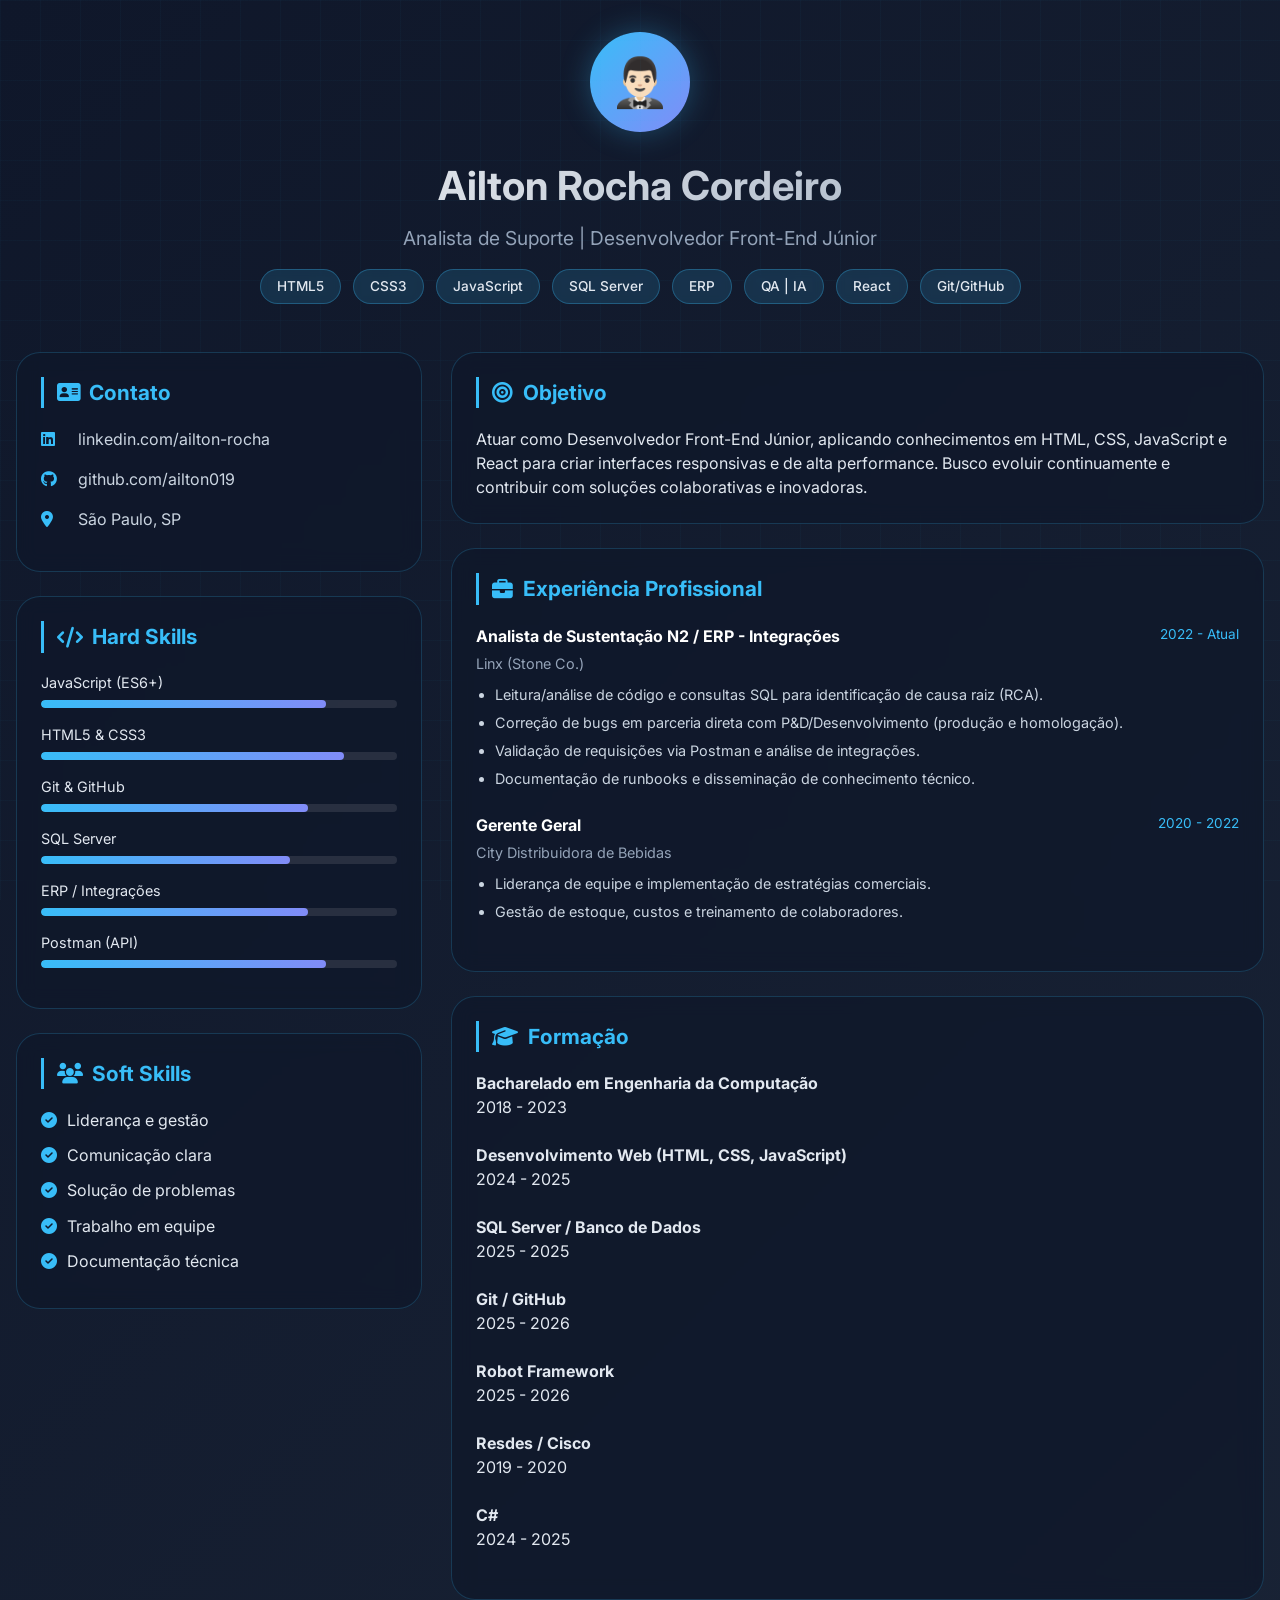
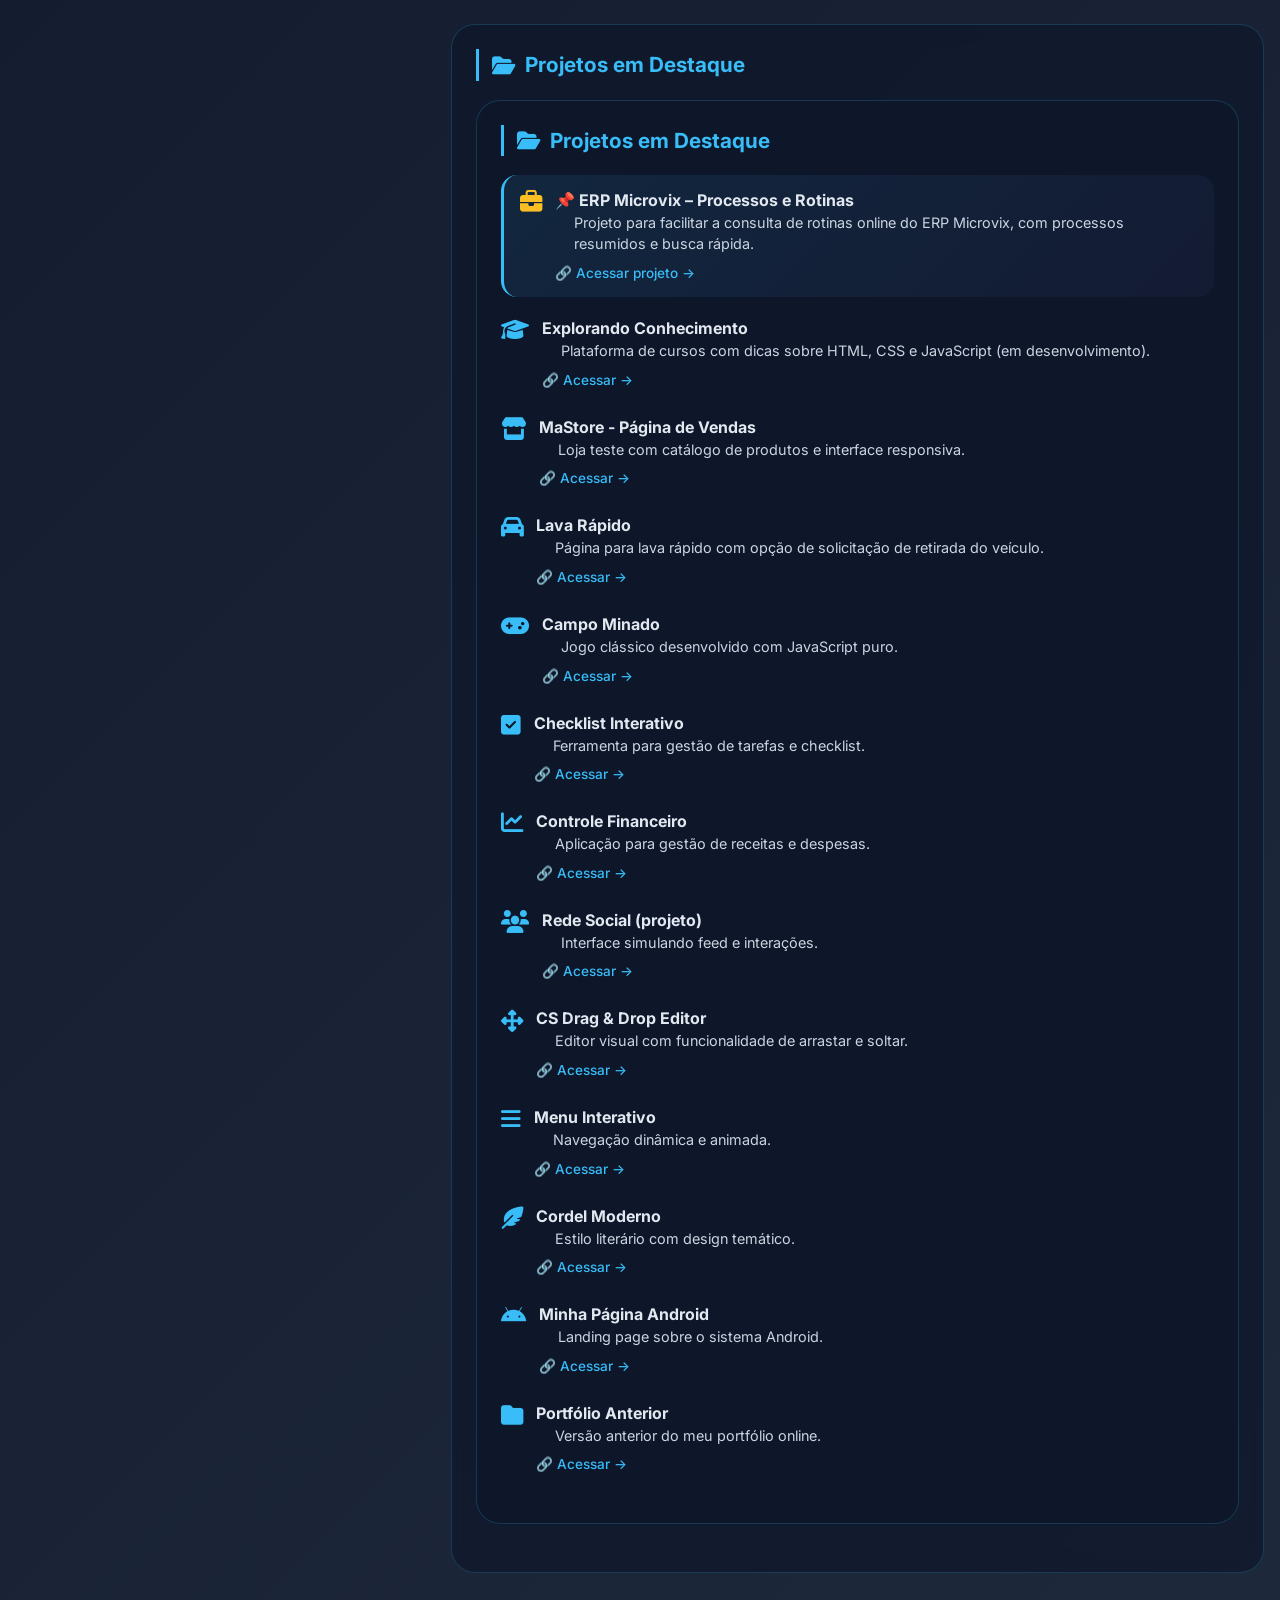
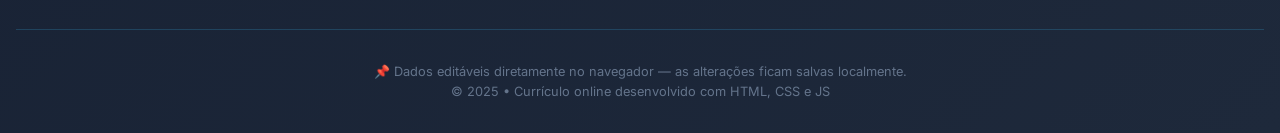
<file: ailton/index.html>
<!DOCTYPE html>
<html lang="pt-BR">
<head>
    <meta charset="UTF-8">
    <meta name="viewport" content="width=device-width, initial-scale=1.0, user-scalable=yes">
    <meta name="description" content="Currículo online de Desenvolvedor Front-End Júnior">
    <title>Currículo | Dev Front-End</title>
    <link rel="stylesheet" href="src/css/style.css">
    <link rel="preconnect" href="https://fonts.googleapis.com">
    <link rel="preconnect" href="https://fonts.gstatic.com" crossorigin>
    <link href="https://fonts.googleapis.com/css2?family=Inter:opsz,wght@14..32,300;14..32,400;14..32,500;14..32,600;14..32,700&display=swap" rel="stylesheet">
    <link rel="stylesheet" href="https://cdnjs.cloudflare.com/ajax/libs/font-awesome/6.5.1/css/all.min.css">
    <link rel="shortcut icon" href="./src/img/homem-de-terno-e-gravata.png" type="image/x-icon">
</head>
<body>
    <div class="container">
        <!-- Efeito de grid decorativo -->
        <div class="grid-bg"></div>
        
        <header class="hero">
            <div class="avatar">
                <span>🤵🏻‍♂️</span>
            </div>
            <h1 class="name">Ailton Rocha Cordeiro</h1>
            <p class="title">Analista de Suporte | Desenvolvedor Front-End Júnior</p>
            <div class="badges">
                <span class="badge">HTML5</span>
                <span class="badge">CSS3</span>
                <span class="badge">JavaScript</span>
                <span class="badge">SQL Server</span>
                <span class="badge">ERP</span>
                <span class="badge">QA | IA </span>
                <span class="badge">React</span>
                <span class="badge">Git/GitHub</span>
            </div>
        </header>

        <div class="main-grid">
            <!-- COLUNA ESQUERDA -->
            <aside class="sidebar">
<div class="card contact">
    <h3><i class="fas fa-address-card"></i> Contato</h3>
    <div class="contact-item">
        <i class="fab fa-linkedin"></i>
        <a href="https://www.linkedin.com/in/ailton-rocha-b32206172/" target="_blank">linkedin.com/ailton-rocha</a>
    </div>
    <div class="contact-item">
        <i class="fab fa-github"></i>
        <a href="https://github.com/ailton019" target="_blank">github.com/ailton019</a>
    </div>

    <div class="contact-item">
        <i class="fas fa-map-marker-alt"></i>
        <span>São Paulo, SP</span>
    </div>
</div>

                <div class="card skills">
                    <h3><i class="fas fa-code"></i> Hard Skills</h3>
                    <div class="skill-item">
                        <span>JavaScript (ES6+)</span>
                        <div class="skill-bar"><div style="width: 80%"></div></div>
                    </div>
                    <div class="skill-item">
                        <span>HTML5 & CSS3</span>
                        <div class="skill-bar"><div style="width: 85%"></div></div>
                    </div>
                    <div class="skill-item">
                        <span>Git & GitHub</span>
                        <div class="skill-bar"><div style="width: 75%"></div></div>
                    </div>
                    <div class="skill-item">
                        <span>SQL Server</span>
                        <div class="skill-bar"><div style="width: 70%"></div></div>
                    </div>
                    <div class="skill-item">
                        <span>ERP / Integrações</span>
                        <div class="skill-bar"><div style="width: 75%"></div></div>
                    </div>
                    <div class="skill-item">
                        <span>Postman (API)</span>
                        <div class="skill-bar"><div style="width: 80%"></div></div>
                    </div>
                </div>

                <div class="card soft">
                    <h3><i class="fas fa-users"></i> Soft Skills</h3>
                    <ul>
                        <li><i class="fas fa-check-circle"></i> Liderança e gestão</li>
                        <li><i class="fas fa-check-circle"></i> Comunicação clara</li>
                        <li><i class="fas fa-check-circle"></i> Solução de problemas</li>
                        <li><i class="fas fa-check-circle"></i> Trabalho em equipe</li>
                        <li><i class="fas fa-check-circle"></i> Documentação técnica</li>
                    </ul>
                </div>
            </aside>

            <!-- COLUNA DIREITA -->
            <main class="content">
                <div class="card objective">
                    <h3><i class="fas fa-bullseye"></i> Objetivo</h3>
                    <p>Atuar como Desenvolvedor Front-End Júnior, aplicando conhecimentos em HTML, CSS, JavaScript e React para criar interfaces responsivas e de alta performance. Busco evoluir continuamente e contribuir com soluções colaborativas e inovadoras.</p>
                </div>

                <div class="card experience">
                    <h3><i class="fas fa-briefcase"></i> Experiência Profissional</h3>
                    
                    <div class="exp-item">
                        <div class="exp-header">
                            <h4>Analista de Sustentação N2 / ERP - Integrações</h4>
                            <span class="date">2022 - Atual</span>
                        </div>
                        <p class="company">Linx (Stone Co.)</p>
                        <ul>
                            <li>Leitura/análise de código e consultas SQL para identificação de causa raiz (RCA).</li>
                            <li>Correção de bugs em parceria direta com P&D/Desenvolvimento (produção e homologação).</li>
                            <li>Validação de requisições via Postman e análise de integrações.</li>
                            <li>Documentação de runbooks e disseminação de conhecimento técnico.</li>
                        </ul>
                    </div>

                    <div class="exp-item">
                        <div class="exp-header">
                            <h4>Gerente Geral</h4>
                            <span class="date">2020 - 2022</span>
                        </div>
                        <p class="company">City Distribuidora de Bebidas</p>
                        <ul>
                            <li>Liderança de equipe e implementação de estratégias comerciais.</li>
                            <li>Gestão de estoque, custos e treinamento de colaboradores.</li>
                        </ul>
                    </div>
                </div>

                <div class="card education">
                    <h3><i class="fas fa-graduation-cap"></i> Formação</h3>
                    <div class="edu-item">
                        <h4>Bacharelado em Engenharia da Computação</h4>
                        <span>2018 - 2023</span>
                    </div>
                    <div class="edu-item">
                        <h4>Desenvolvimento Web (HTML, CSS, JavaScript)</h4>
                        <span>2024 - 2025</span>
                    </div>
                    <div class="edu-item">
                        <h4>SQL Server / Banco de Dados</h4>
                        <span>2025 - 2025</span>
                    </div>
                    <div class="edu-item">
                        <h4>Git / GitHub</h4>
                    <span>2025 - 2026</span>
                    </div>
                    <div class="edu-item">
                        <h4>Robot Framework</h4>
                    <span>2025 - 2026</span>
                    </div>
                    <div class="edu-item">
                        <h4>Resdes / Cisco</h4>
                    <span>2019 - 2020</span>
                    </div>
                    <div class="edu-item">
                        <h4>C#</h4>
                    <span>2024 - 2025</span>
                    </div>
                </div>

                <div class="card projects">
                    <h3><i class="fas fa-folder-open"></i> Projetos em Destaque</h3>

                    <div class="card projects">
    <h3><i class="fas fa-folder-open"></i> Projetos em Destaque</h3>
    
    <!-- Projeto ERP Microvix (trabalho) - Destaque principal -->
    <div class="project-item featured">
        <i class="fas fa-briefcase"></i>
        <div>
            <strong>📌 ERP Microvix – Processos e Rotinas</strong>
            <p>Projeto para facilitar a consulta de rotinas online do ERP Microvix, com processos resumidos e busca rápida.</p>
            <a href="https://ailton019.github.io/r99/" target="_blank" class="project-link">🔗 Acessar projeto →</a>
        </div>
    </div>

    <!-- Plataforma de cursos / conhecimento -->
    <div class="project-item">
        <i class="fas fa-graduation-cap"></i>
        <div>
            <strong>Explorando Conhecimento</strong>
            <p>Plataforma de cursos com dicas sobre HTML, CSS e JavaScript (em desenvolvimento).</p>
            <a href="https://ailton019.github.io/explorando_conhecimento/" target="_blank" class="project-link">🔗 Acessar →</a>
        </div>
    </div>

    <!-- Página de vendas / loja teste -->
    <div class="project-item">
        <i class="fas fa-store"></i>
        <div>
            <strong>MaStore - Página de Vendas</strong>
            <p>Loja teste com catálogo de produtos e interface responsiva.</p>
            <a href="https://ailton019.github.io/mastore/" target="_blank" class="project-link">🔗 Acessar →</a>
        </div>
    </div>

    <!-- Lava Rápido com solicitação -->
    <div class="project-item">
        <i class="fas fa-car"></i>
        <div>
            <strong>Lava Rápido</strong>
            <p>Página para lava rápido com opção de solicitação de retirada do veículo.</p>
            <a href="https://ailton019.github.io/lavarapido/" target="_blank" class="project-link">🔗 Acessar →</a>
        </div>
    </div>

    <!-- Campo Minado (jogo) -->
    <div class="project-item">
        <i class="fas fa-gamepad"></i>
        <div>
            <strong>Campo Minado</strong>
            <p>Jogo clássico desenvolvido com JavaScript puro.</p>
            <a href="https://ailton019.github.io/gamecampominado/" target="_blank" class="project-link">🔗 Acessar →</a>
        </div>
    </div>

    <!-- Checklist -->
    <div class="project-item">
        <i class="fas fa-check-square"></i>
        <div>
            <strong>Checklist Interativo</strong>
            <p>Ferramenta para gestão de tarefas e checklist.</p>
            <a href="https://ailton019.github.io/Checklist/" target="_blank" class="project-link">🔗 Acessar →</a>
        </div>
    </div>

    <!-- Controle Financeiro -->
    <div class="project-item">
        <i class="fas fa-chart-line"></i>
        <div>
            <strong>Controle Financeiro</strong>
            <p>Aplicação para gestão de receitas e despesas.</p>
            <a href="https://ailton019.github.io/controle_financ/" target="_blank" class="project-link">🔗 Acessar →</a>
        </div>
    </div>

    <!-- Rede Social (projeto) -->
    <div class="project-item">
        <i class="fas fa-users"></i>
        <div>
            <strong>Rede Social (projeto)</strong>
            <p>Interface simulando feed e interações.</p>
            <a href="https://ailton019.github.io/rede-social/" target="_blank" class="project-link">🔗 Acessar →</a>
        </div>
    </div>

    <!-- Drag & Drop Editor -->
    <div class="project-item">
        <i class="fas fa-arrows-alt"></i>
        <div>
            <strong>CS Drag & Drop Editor</strong>
            <p>Editor visual com funcionalidade de arrastar e soltar.</p>
            <a href="https://ailton019.github.io/cs-drag-dvEd/" target="_blank" class="project-link">🔗 Acessar →</a>
        </div>
    </div>

    <!-- Menu Interativo -->
    <div class="project-item">
        <i class="fas fa-bars"></i>
        <div>
            <strong>Menu Interativo</strong>
            <p>Navegação dinâmica e animada.</p>
            <a href="https://ailton019.github.io/interativo/menu_interativo/" target="_blank" class="project-link">🔗 Acessar →</a>
        </div>
    </div>

    <!-- Cordel Moderno -->
    <div class="project-item">
        <i class="fas fa-feather-alt"></i>
        <div>
            <strong>Cordel Moderno</strong>
            <p>Estilo literário com design temático.</p>
            <a href="https://ailton019.github.io/cordel_moderno/" target="_blank" class="project-link">🔗 Acessar →</a>
        </div>
    </div>

    <!-- Página Android -->
    <div class="project-item">
        <i class="fab fa-android"></i>
        <div>
            <strong>Minha Página Android</strong>
            <p>Landing page sobre o sistema Android.</p>
            <a href="https://ailton019.github.io/minha_pagina_android/" target="_blank" class="project-link">🔗 Acessar →</a>
        </div>
    </div>

    <!-- Portfólio antigo -->
    <div class="project-item">
        <i class="fas fa-folder"></i>
        <div>
            <strong>Portfólio Anterior</strong>
            <p>Versão anterior do meu portfólio online.</p>
            <a href="https://ailton019.github.io/portifolio.n/" target="_blank" class="project-link">🔗 Acessar →</a>
        </div>
    </div>
</div>

                </div>
            </main>
        </div>

        <footer>
            <p>📌 Dados editáveis diretamente no navegador — as alterações ficam salvas localmente.</p>
            <p>© 2025 • Currículo online desenvolvido com HTML, CSS e JS</p>
        </footer>
    </div>

    <!-- Modal para edição -->
    <div id="editModal" class="modal">
        <div class="modal-content">
            <span class="close">&times;</span>
            <h3>Editar</h3>
            <input type="text" id="editInput" placeholder="Novo valor">
            <button id="saveEdit">Salvar</button>
        </div>
    </div>

    <script src="src/js/script.js"></script>
</body>
</html>
</file>
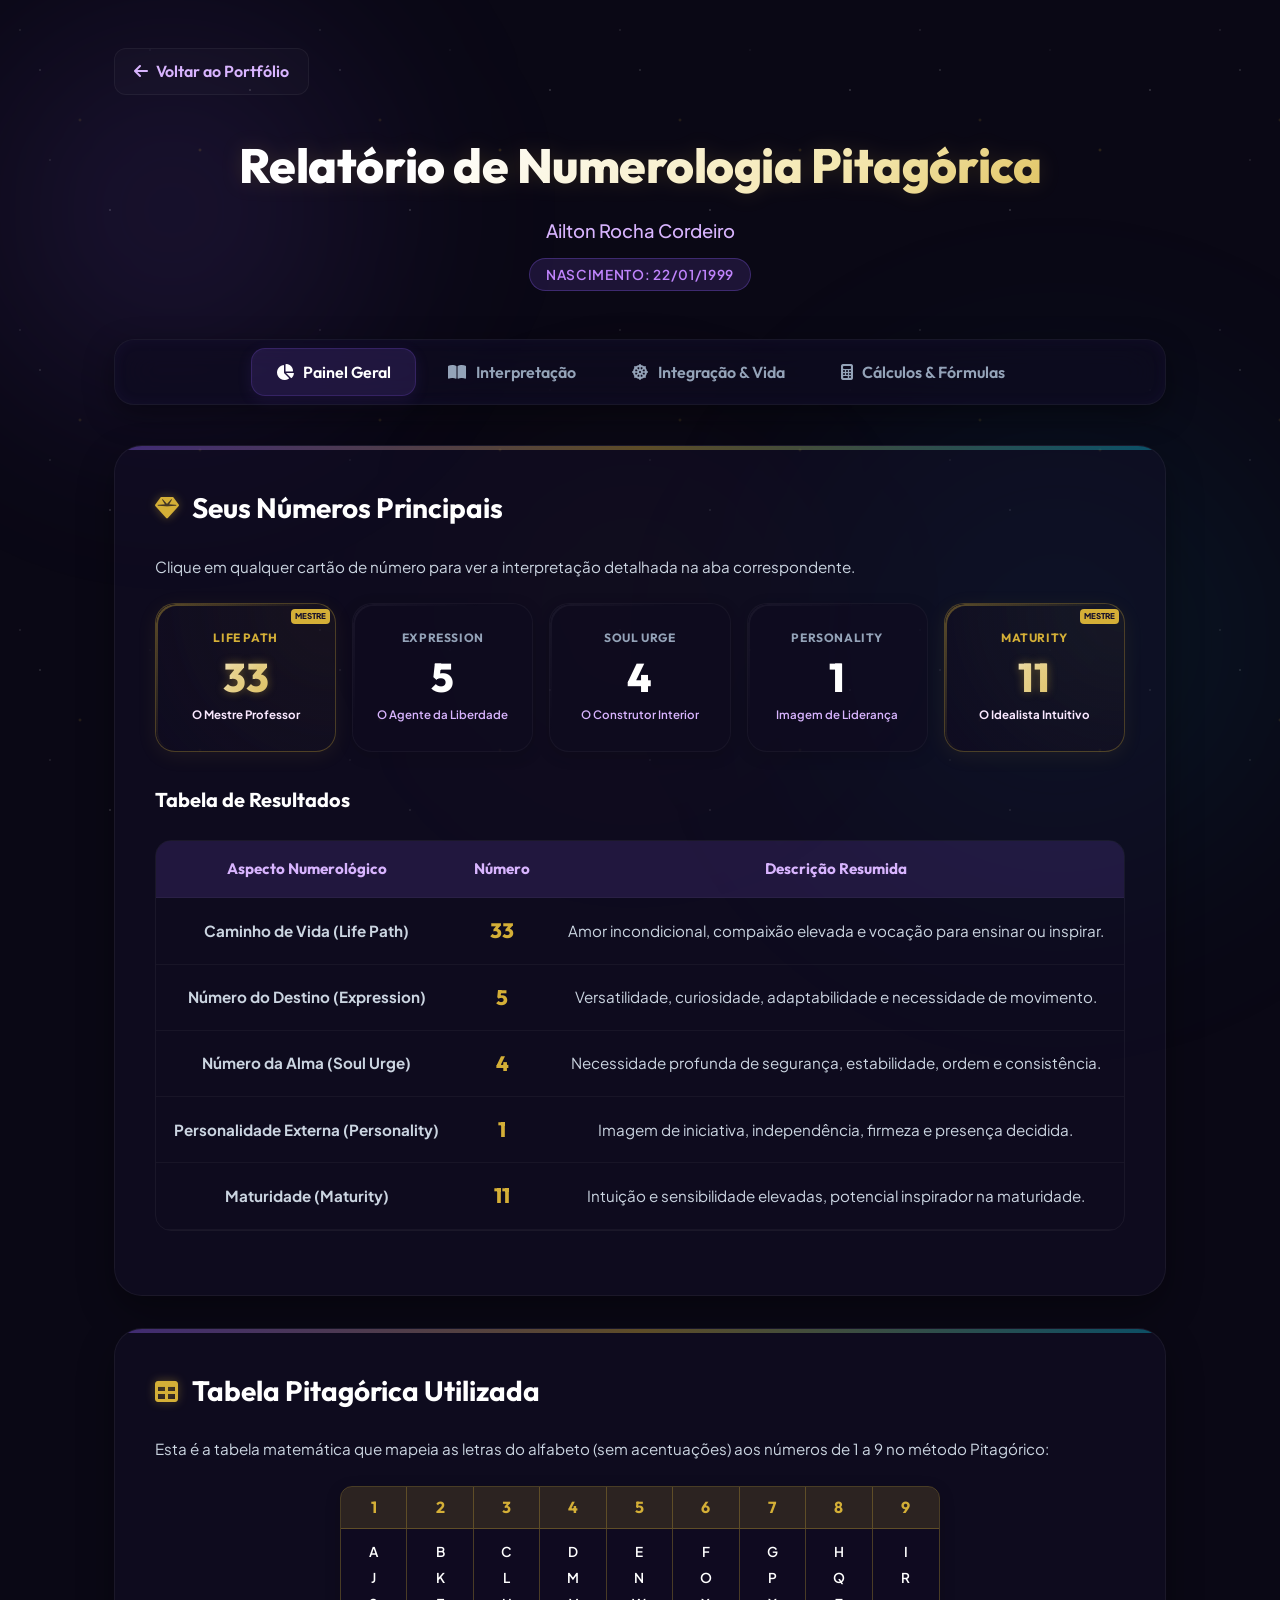
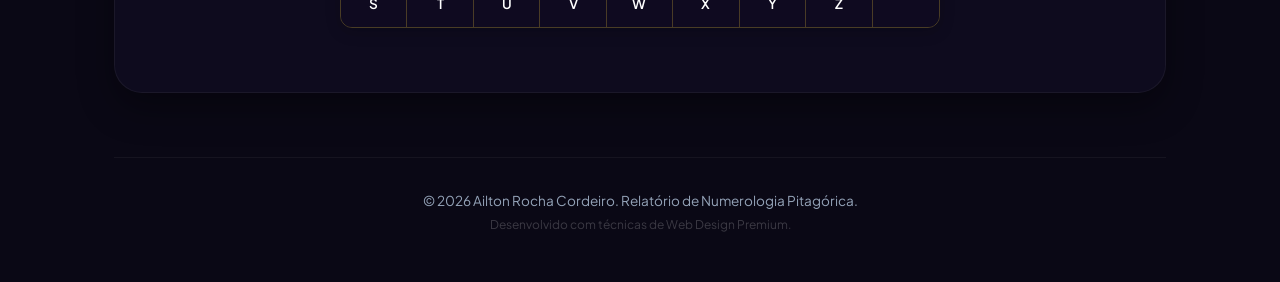
<file: numerologia.html>
<!DOCTYPE html>
<html lang="pt-BR">
<head>
    <meta charset="UTF-8">
    <meta name="viewport" content="width=device-width, initial-scale=1.0">
    <meta name="description" content="Relatório de Numerologia Pitagórica | Ailton Rocha Cordeiro">
    <title>Numerologia Pitagórica | Ailton Rocha Cordeiro</title>
    <link rel="stylesheet" href="src/css/numerologia.css">
    <link rel="preconnect" href="https://fonts.googleapis.com">
    <link rel="preconnect" href="https://fonts.gstatic.com" crossorigin>
    <link href="https://fonts.googleapis.com/css2?family=Outfit:wght@300;400;500;600;700;800&family=Plus+Jakarta+Sans:wght@300;400;500;600;700&display=swap" rel="stylesheet">
    <link rel="stylesheet" href="https://cdnjs.cloudflare.com/ajax/libs/font-awesome/6.5.1/css/all.min.css">
</head>
<body>
    <!-- Cosmic Background Effects -->
    <div class="stars"></div>
    <div class="nebula-1"></div>
    <div class="nebula-2"></div>
    <div class="nebula-3"></div>

    <div class="container">
        <!-- Navigation Header -->
        <a href="index.html" class="back-btn">
            <i class="fas fa-arrow-left"></i> Voltar ao Portfólio
        </a>

        <!-- Title Section -->
        <header class="cosmic-header">
            <h1>Relatório de Numerologia Pitagórica</h1>
            <p>Ailton Rocha Cordeiro</p>
            <span class="date-badge">NASCIMENTO: 22/01/1999</span>
        </header>

        <!-- Navigation Tabs -->
        <nav class="cosmic-tabs">
            <button class="cosmic-tab-btn active" data-tab="dashboard">
                <i class="fas fa-chart-pie"></i> Painel Geral
            </button>
            <button class="cosmic-tab-btn" data-tab="interpretacao">
                <i class="fas fa-book-open"></i> Interpretação
            </button>
            <button class="cosmic-tab-btn" data-tab="integracao">
                <i class="fas fa-dharmachakra"></i> Integração & Vida
            </button>
            <button class="cosmic-tab-btn" data-tab="calculos">
                <i class="fas fa-calculator"></i> Cálculos & Fórmulas
            </button>
        </nav>

        <!-- TAB CONTENT PANELS -->
        <main>
            <!-- 1. PANEL: DASHBOARD GERAL -->
            <section class="cosmic-pane active" id="dashboard">
                <div class="cosmic-card">
                    <h2><i class="fas fa-gem"></i> Seus Números Principais</h2>
                    <p style="margin-bottom: 1.5rem; font-size: 0.95rem;">Clique em qualquer cartão de número para ver a interpretação detalhada na aba correspondente.</p>
                    
                    <div class="num-dashboard">
                        <!-- Life Path -->
                        <div class="num-card master-card" data-target="ip-lifepath">
                            <span class="master-tag">Mestre</span>
                            <div class="num-label">Life Path</div>
                            <div class="num-value">33</div>
                            <div class="num-title">O Mestre Professor</div>
                        </div>

                        <!-- Expression -->
                        <div class="num-card" data-target="ip-expression">
                            <div class="num-label">Expression</div>
                            <div class="num-value">5</div>
                            <div class="num-title">O Agente da Liberdade</div>
                        </div>

                        <!-- Soul Urge -->
                        <div class="num-card" data-target="ip-soulurge">
                            <div class="num-label">Soul Urge</div>
                            <div class="num-value">4</div>
                            <div class="num-title">O Construtor Interior</div>
                        </div>

                        <!-- Personality -->
                        <div class="num-card" data-target="ip-personality">
                            <div class="num-label">Personality</div>
                            <div class="num-value">1</div>
                            <div class="num-title">Imagem de Liderança</div>
                        </div>

                        <!-- Maturity -->
                        <div class="num-card master-card" data-target="ip-maturity">
                            <span class="master-tag">Mestre</span>
                            <div class="num-label">Maturity</div>
                            <div class="num-value">11</div>
                            <div class="num-title">O Idealista Intuitivo</div>
                        </div>
                    </div>

                    <!-- Tabela Resumo -->
                    <h3 style="font-family: 'Outfit', sans-serif; font-size: 1.25rem; color: white; margin-top: 2rem; margin-bottom: 1rem;">Tabela de Resultados</h3>
                    <div class="table-wrapper">
                        <table class="cosmic-table">
                            <thead>
                                <tr>
                                    <th>Aspecto Numerológico</th>
                                    <th>Número</th>
                                    <th>Descrição Resumida</th>
                                </tr>
                            </thead>
                            <tbody>
                                <tr>
                                    <td><strong>Caminho de Vida (Life Path)</strong></td>
                                    <td class="num-cell">33</td>
                                    <td>Amor incondicional, compaixão elevada e vocação para ensinar ou inspirar.</td>
                                </tr>
                                <tr>
                                    <td><strong>Número do Destino (Expression)</strong></td>
                                    <td class="num-cell">5</td>
                                    <td>Versatilidade, curiosidade, adaptabilidade e necessidade de movimento.</td>
                                </tr>
                                <tr>
                                    <td><strong>Número da Alma (Soul Urge)</strong></td>
                                    <td class="num-cell">4</td>
                                    <td>Necessidade profunda de segurança, estabilidade, ordem e consistência.</td>
                                </tr>
                                <tr>
                                    <td><strong>Personalidade Externa (Personality)</strong></td>
                                    <td class="num-cell">1</td>
                                    <td>Imagem de iniciativa, independência, firmeza e presença decidida.</td>
                                </tr>
                                <tr>
                                    <td><strong>Maturidade (Maturity)</strong></td>
                                    <td class="num-cell">11</td>
                                    <td>Intuição e sensibilidade elevadas, potencial inspirador na maturidade.</td>
                                </tr>
                            </tbody>
                        </table>
                    </div>
                </div>

                <!-- Tabela Pitagórica Referencial -->
                <div class="cosmic-card">
                    <h2><i class="fas fa-table"></i> Tabela Pitagórica Utilizada</h2>
                    <p style="font-size: 0.95rem; margin-bottom: 1rem;">Esta é a tabela matemática que mapeia as letras do alfabeto (sem acentuações) aos números de 1 a 9 no método Pitagórico:</p>
                    <div class="pythagorean-grid">
                        <div class="pyth-col">
                            <div class="pyth-num">1</div>
                            <div class="pyth-letters"><span>A</span><span>J</span><span>S</span></div>
                        </div>
                        <div class="pyth-col">
                            <div class="pyth-num">2</div>
                            <div class="pyth-letters"><span>B</span><span>K</span><span>T</span></div>
                        </div>
                        <div class="pyth-col">
                            <div class="pyth-num">3</div>
                            <div class="pyth-letters"><span>C</span><span>L</span><span>U</span></div>
                        </div>
                        <div class="pyth-col">
                            <div class="pyth-num">4</div>
                            <div class="pyth-letters"><span>D</span><span>M</span><span>V</span></div>
                        </div>
                        <div class="pyth-col">
                            <div class="pyth-num">5</div>
                            <div class="pyth-letters"><span>E</span><span>N</span><span>W</span></div>
                        </div>
                        <div class="pyth-col">
                            <div class="pyth-num">6</div>
                            <div class="pyth-letters"><span>F</span><span>O</span><span>X</span></div>
                        </div>
                        <div class="pyth-col">
                            <div class="pyth-num">7</div>
                            <div class="pyth-letters"><span>G</span><span>P</span><span>Y</span></div>
                        </div>
                        <div class="pyth-col">
                            <div class="pyth-num">8</div>
                            <div class="pyth-letters"><span>H</span><span>Q</span><span>Z</span></div>
                        </div>
                        <div class="pyth-col">
                            <div class="pyth-num">9</div>
                            <div class="pyth-letters"><span>I</span><span>R</span></div>
                        </div>
                    </div>
                </div>
            </section>

            <!-- 2. PANEL: INTERPRETAÇÃO DETALHADA -->
            <section class="cosmic-pane" id="interpretacao">
                <div class="cosmic-card">
                    <h2><i class="fas fa-scroll"></i> Significado dos Seus Números</h2>

                    <!-- Life Path 33 -->
                    <div class="interpretation-item" id="ip-lifepath">
                        <h3 class="interpretation-title master-title">
                            <span class="num-badge">33</span> Life Path (Caminho de Vida) — "O Mestre Professor"
                        </h3>
                        <p class="interpretation-quote">Vocação humanitária e dedicação espiritual ao coletivo.</p>
                        <p class="interpretation-text">
                            Um dos números mais raros e exigentes da numerologia. Simboliza amor incondicional, compaixão elevada e vocação para servir, curar, ensinar ou inspirar coletivos inteiros. Carrega grande responsabilidade emocional e espiritual; o desafio é não se anular em função dos outros e sustentar a própria estrutura enquanto cuida de tudo ao redor.
                        </p>
                    </div>

                    <!-- Expression 5 -->
                    <div class="interpretation-item" id="ip-expression">
                        <h3 class="interpretation-title">
                            <span class="num-badge">5</span> Expression Number (Destino) — "O Agente da Liberdade e Mudança"
                        </h3>
                        <p class="interpretation-quote">Movimento constante, versatilidade e curiosidade de espírito.</p>
                        <p class="interpretation-text">
                            Fala sobre versatilidade, curiosidade, adaptabilidade e necessidade de movimento. É a energia de quem aprende fazendo, testando, experimentando várias frentes. O risco é dispersão e dificuldade de compromisso de longo prazo se não houver direção clara.
                        </p>
                    </div>

                    <!-- Soul Urge 4 -->
                    <div class="interpretation-item" id="ip-soulurge">
                        <h3 class="interpretation-title">
                            <span class="num-badge">4</span> Soul Urge (Número da Alma) — "O Construtor Interior"
                        </h3>
                        <p class="interpretation-quote">Desejo íntimo de estabilidade, segurança e organização.</p>
                        <p class="interpretation-text">
                            No plano da motivação mais profunda, existe forte necessidade de segurança, ordem, estrutura e trabalho consistente. Por dentro, essa pessoa deseja estabilidade, mesmo que sua expressão externa (5) seja de movimento e mudança — isso já indica uma tensão interna importante.
                        </p>
                    </div>

                    <!-- Personality 1 -->
                    <div class="interpretation-item" id="ip-personality">
                        <h3 class="interpretation-title">
                            <span class="num-badge">1</span> Personality Number (Personalidade) — "A Imagem de Liderança"
                        </h3>
                        <p class="interpretation-quote">Primeira impressão de autonomia, decisão e pioneirismo.</p>
                        <p class="interpretation-text">
                            Na primeira impressão, transmite iniciativa, independência e firmeza. É percebido(a) como alguém decidido, direto, com presença de líder, mesmo quando por dentro busca estabilidade (4) e no destino busca liberdade (5).
                        </p>
                    </div>

                    <!-- Maturity 11 -->
                    <div class="interpretation-item" id="ip-maturity">
                        <h3 class="interpretation-title master-title">
                            <span class="num-badge">11</span> Maturity Number (Maturidade) — "O Idealista Intuitivo"
                        </h3>
                        <p class="interpretation-quote">Amadurecimento voltado à sensibilidade psíquica e inspiração.</p>
                        <p class="interpretation-text">
                            Número mestre que costuma amadurecer com mais força a partir da segunda metade da vida. Aponta para sensibilidade elevada, intuição forte e potencial de inspirar outras pessoas através de ideias, arte, espiritualidade ou ensino — desde que a ansiedade e a autocobrança (características típicas do 11) sejam bem trabalhadas.
                        </p>
                    </div>
                </div>
            </section>

            <!-- 3. PANEL: INTEGRAÇÃO E VIDA -->
            <section class="cosmic-pane" id="integracao">
                <div class="cosmic-card">
                    <h2><i class="fas fa-adjust"></i> Integração dos Seus Números</h2>
                    <p class="integration-intro">
                        Análise de síntese: Há um padrão evidente de tensão entre estrutura e liberdade, e entre serviço aos outros e cuidado consigo:
                    </p>
                    <ul class="integration-points">
                        <li>
                            <i class="fas fa-hand-holding-heart"></i>
                            <div>
                                <strong>Cuidado ao Coletivo vs. Cuidado Próprio:</strong> O Life Path 33 pede doação, cuidado com o coletivo e responsabilidade emocional elevada.
                            </div>
                        </li>
                        <li>
                            <i class="fas fa-shield-halved"></i>
                            <div>
                                <strong>Segurança Emocional Necessária:</strong> O Soul Urge 4 pede exatamente o oposto disso emocionalmente: segurança, rotina, base sólida antes de se doar.
                            </div>
                        </li>
                        <li>
                            <i class="fas fa-wind"></i>
                            <div>
                                <strong>Impulso de Mudança:</strong> O Expression 5 empurra para fora dessa base, em busca de mudança, novidade e liberdade de ação.
                            </div>
                        </li>
                        <li>
                            <i class="fas fa-crown"></i>
                            <div>
                                <strong>Máscara Externa:</strong> A Personality 1 projeta ao mundo uma imagem de líder autônomo e decidido — o que pode mascarar, para quem observa de fora, tanto a necessidade de estabilidade (4) quanto a vocação de entrega ao próximo (33).
                            </div>
                        </li>
                        <li>
                            <i class="fas fa-star-of-david"></i>
                            <div>
                                <strong>Destino na Maturidade:</strong> A Maturity 11 amplia tudo isso: sugere que, com o tempo, a intuição e a sensibilidade tendem a crescer, empurrando a pessoa para um papel de inspiração e liderança mais espiritual ou idealista.
                            </div>
                        </li>
                    </ul>

                    <!-- Aspectos de Vida Grid -->
                    <div class="aspects-grid">
                        <!-- Talentos -->
                        <div class="aspect-card talentos">
                            <h3><i class="fas fa-star"></i> Talentos</h3>
                            <p>Capacidade de liderança natural, versatilidade para atuar em áreas diferentes, sensibilidade para captar necessidades alheias e potencial de grande impacto positivo em grupos ou comunidades.</p>
                        </div>

                        <!-- Desafios -->
                        <div class="aspect-card desafios">
                            <h3><i class="fas fa-triangle-exclamation"></i> Desafios</h3>
                            <p>Conciliar a necessidade de estabilidade (4) com o desejo de mudança constante (5); não se sobrecarregar tentando "salvar" ou cuidar de todos (sombra do 33); administrar ansiedade e autocobrança típicas do 11; equilibrar a imagem de independência (1) com a real necessidade de conexão e serviço.</p>
                        </div>

                        <!-- Carreira -->
                        <div class="aspect-card carreira">
                            <h3><i class="fas fa-map-signs"></i> Carreira</h3>
                            <p>Tende a se destacar em áreas que envolvam ensino, orientação, cuidado, comunicação ou liderança de projetos com propósito humano — desde que tenha liberdade de movimento dentro da estrutura.</p>
                        </div>

                        <!-- Relacionamentos -->
                        <div class="aspect-card relacionamentos">
                            <h3><i class="fas fa-heart"></i> Relacionamentos</h3>
                            <p>Pode parecer autossuficiente (Personality 1), mas internamente busca segurança (Soul Urge 4) e tem grande capacidade de entrega afetiva (Life Path 33) — o equilíbrio está em não confundir cuidar do outro com abrir mão de si mesmo.</p>
                        </div>

                        <!-- Espiritualidade -->
                        <div class="aspect-card espiritualidade">
                            <h3><i class="fas fa-dove"></i> Espiritualidade</h3>
                            <p>Com Life Path 33 e Maturity 11, há forte potencial de desenvolvimento espiritual ao longo da vida, especialmente após períodos de amadurecimento emocional, favorecendo práticas ligadas a ensino, cura ou orientação de outras pessoas.</p>
                        </div>
                    </div>

                    <div class="esoteric-note">
                        <strong>Observação importante:</strong> a numerologia é uma prática esotérica e simbólica, baseada em tradições culturais e místicas, e não é um método reconhecido pela ciência para descrever ou prever traços de personalidade, comportamento ou destino. Esta interpretação deve ser vista como ferramenta de autoconhecimento e reflexão, não como diagnóstico ou verdade objetiva sobre a pessoa.
                    </div>
                </div>
            </section>

            <!-- 4. PANEL: CÁLCULOS E FÓRMULAS -->
            <section class="cosmic-pane" id="calculos">
                <div class="cosmic-card">
                    <h2><i class="fas fa-calculator"></i> Cálculos Passo a Passo (Ailton)</h2>
                    <p style="font-size: 0.95rem; margin-bottom: 1.5rem;">Veja a lógica matemática por trás dos números calculados para o nome <strong>Ailton Rocha Cordeiro</strong> e data de nascimento <strong>22/01/1999</strong>:</p>

                    <!-- Formula: Life Path -->
                    <div class="formula-block">
                        <h3>1) Life Path (Caminho de Vida)</h3>
                        <p style="font-size: 0.9rem; margin-bottom: 0.5rem;">Soma de todos os dígitos individuais da data de nascimento (dia, mês e ano):</p>
                        <div class="formula-steps">
Dia: 22 &rarr; 2 + 2 = 4
Mês: 01 &rarr; 0 + 1 = 1
Ano: 1999 &rarr; 1 + 9 + 9 + 9 = 28 &rarr; 2 + 8 = 10 &rarr; 1 + 0 = 1

Soma Individual dos Dígitos: 2 + 2 + 0 + 1 + 1 + 9 + 9 + 9 = 33
                        </div>
                        <div class="formula-result">
                            Resultado: <span class="highlight">33</span>
                            <span style="font-size: 0.85rem; font-weight: normal; color: var(--text-muted);">(33 é Número Mestre &rarr; mantido sem redução)</span>
                        </div>
                    </div>

                    <!-- Formula: Expression -->
                    <div class="formula-block">
                        <h3>2) Expression Number (Destino)</h3>
                        <p style="font-size: 0.9rem; margin-bottom: 0.5rem;">Soma dos valores pitagóricos de todas as letras do nome completo:</p>
                        <div class="formula-steps">
AILTON: A(1) + I(9) + L(3) + T(2) + O(6) + N(5) = 26
ROCHA: R(9) + O(6) + C(3) + H(8) + A(1) = 27
CORDEIRO: C(3) + O(6) + R(9) + D(4) + E(5) + I(9) + R(9) + O(6) = 51

Soma total: 26 + 27 + 51 = 104
Redução: 1 + 0 + 4 = 5
                        </div>
                        <div class="formula-result">
                            Resultado: <span class="highlight">5</span>
                        </div>
                    </div>

                    <!-- Formula: Soul Urge -->
                    <div class="formula-block">
                        <h3>3) Soul Urge (Número da Alma)</h3>
                        <p style="font-size: 0.9rem; margin-bottom: 0.5rem;">Soma dos valores pitagóricos apenas das vogais do nome completo:</p>
                        <div class="formula-steps">
AILTON: A(1) + I(9) + O(6) = 16
ROCHA: O(6) + A(1) = 7
CORDEIRO: O(6) + E(5) + I(9) + O(6) = 26

Soma total: 16 + 7 + 26 = 49
Redução: 4 + 9 = 13 &rarr; 1 + 3 = 4
                        </div>
                        <div class="formula-result">
                            Resultado: <span class="highlight">4</span>
                        </div>
                    </div>

                    <!-- Formula: Personality -->
                    <div class="formula-block">
                        <h3>4) Personality Number (Personalidade)</h3>
                        <p style="font-size: 0.9rem; margin-bottom: 0.5rem;">Soma dos valores pitagóricos apenas das consoantes do nome completo:</p>
                        <div class="formula-steps">
AILTON: L(3) + T(2) + N(5) = 10
ROCHA: R(9) + C(3) + H(8) = 20
CORDEIRO: C(3) + R(9) + D(4) + R(9) = 25

Soma total: 10 + 20 + 25 = 55
Redução: 5 + 5 = 10 &rarr; 1 + 0 = 1
                        </div>
                        <div class="formula-result">
                            Resultado: <span class="highlight">1</span>
                            <span class="check-mark"><i class="fas fa-circle-check"></i> Verificação: Vogais (49) + Consoantes (55) = 104 (Mesmo total do Destino) ✔</span>
                        </div>
                    </div>

                    <!-- Formula: Maturity -->
                    <div class="formula-block">
                        <h3>5) Maturity Number (Maturidade)</h3>
                        <p style="font-size: 0.9rem; margin-bottom: 0.5rem;">Soma do Caminho de Vida (Life Path) + Número do Destino (Expression):</p>
                        <div class="formula-steps">
Life Path (33) + Expression (5) = 38
Redução: 3 + 8 = 11
                        </div>
                        <div class="formula-result">
                            Resultado: <span class="highlight">11</span>
                            <span style="font-size: 0.85rem; font-weight: normal; color: var(--text-muted);">(11 é Número Mestre &rarr; mantido sem redução)</span>
                        </div>
                    </div>
                </div>

                <!-- DYNAMIC CALCULATOR -->
                <div class="calculator-section">
                    <div class="calc-box">
                        <h2><i class="fas fa-magic"></i> Calculadora Numerológica Pitagórica</h2>
                        <p class="subtitle">Insira outro nome e data para realizar as somas matemáticas e gerar as reduções pitagóricas em tempo real!</p>
                        
                        <form id="calcForm" class="calc-form">
                            <div class="input-group">
                                <label for="fullName">Nome Completo (sem acentos)</label>
                                <input type="text" id="fullName" placeholder="Ex: Ailton Rocha Cordeiro" required>
                            </div>
                            <div class="input-group">
                                <label for="birthDate">Data de Nascimento</label>
                                <input type="date" id="birthDate" required>
                            </div>
                            <button type="submit" class="calc-btn">Calcular Somas</button>
                        </form>

                        <!-- Dynamic results -->
                        <div id="calcResults" class="calc-results">
                            <div class="num-card" id="cardLifePath">
                                <div class="num-label">Life Path</div>
                                <div class="num-value" id="resLifePath">-</div>
                                <div class="num-title" id="titleLifePath">-</div>
                            </div>
                            <div class="num-card" id="cardExpression">
                                <div class="num-label">Expression</div>
                                <div class="num-value" id="resExpression">-</div>
                                <div class="num-title" id="titleExpression">-</div>
                            </div>
                            <div class="num-card" id="cardSoulUrge">
                                <div class="num-label">Soul Urge</div>
                                <div class="num-value" id="resSoulUrge">-</div>
                                <div class="num-title" id="titleSoulUrge">-</div>
                            </div>
                            <div class="num-card" id="cardPersonality">
                                <div class="num-label">Personality</div>
                                <div class="num-value" id="resPersonality">-</div>
                                <div class="num-title" id="titlePersonality">-</div>
                            </div>
                            <div class="num-card" id="cardMaturity">
                                <div class="num-label">Maturity</div>
                                <div class="num-value" id="resMaturity">-</div>
                                <div class="num-title" id="titleMaturity">-</div>
                            </div>
                        </div>
                    </div>
                </div>
            </section>
        </main>

        <footer>
            <p>&copy; 2026 Ailton Rocha Cordeiro. Relatório de Numerologia Pitagórica.</p>
            <p style="font-size: 0.75rem; color: rgba(255,255,255,0.2); margin-top: 0.2rem;">Desenvolvido com técnicas de Web Design Premium.</p>
        </footer>
    </div>

    <!-- Script connection -->
    <script src="src/js/numerologia.js"></script>
</body>
</html>
</file>
<file: ailton/src/css/style.css>
* {
    margin: 0;
    padding: 0;
    box-sizing: border-box;
}

body {
    font-family: 'Inter', sans-serif;
    background: linear-gradient(135deg, #0f172a 0%, #1e293b 100%);
    color: #e2e8f0;
    line-height: 1.5;
    padding: 2rem 1rem;
    position: relative;
    min-height: 100vh;
}

/* Grid decorativo animado */
.grid-bg {
    position: fixed;
    top: 0;
    left: 0;
    width: 100%;
    height: 100%;
    background-image: 
        linear-gradient(rgba(56, 189, 248, 0.03) 1px, transparent 1px),
        linear-gradient(90deg, rgba(56, 189, 248, 0.03) 1px, transparent 1px);
    background-size: 40px 40px;
    pointer-events: none;
    z-index: 0;
    animation: gridMove 20s linear infinite;
}

@keyframes gridMove {
    0% { transform: translate(0, 0); }
    100% { transform: translate(40px, 40px); }
}

.container {
    max-width: 1280px;
    margin: 0 auto;
    position: relative;
    z-index: 1;
}

/* Hero */
.hero {
    text-align: center;
    margin-bottom: 3rem;
    animation: fadeInDown 0.8s ease;
}

@keyframes fadeInDown {
    from {
        opacity: 0;
        transform: translateY(-30px);
    }
    to {
        opacity: 1;
        transform: translateY(0);
    }
}

.avatar {
    width: 100px;
    height: 100px;
    background: linear-gradient(135deg, #38bdf8, #818cf8);
    border-radius: 50%;
    display: flex;
    align-items: center;
    justify-content: center;
    font-size: 3rem;
    margin: 0 auto 1.5rem;
    box-shadow: 0 0 30px rgba(56, 189, 248, 0.3);
    transition: transform 0.3s ease;
}

.avatar:hover {
    transform: scale(1.05);
}

.name {
    font-size: 2.5rem;
    font-weight: 700;
    background: linear-gradient(135deg, #fff, #94a3b8);
    background-clip: text;
    -webkit-background-clip: text;
    color: transparent;
    margin-bottom: 0.5rem;
}

.title {
    font-size: 1.2rem;
    color: #94a3b8;
    margin-bottom: 1rem;
}

.badges {
    display: flex;
    flex-wrap: wrap;
    justify-content: center;
    gap: 0.75rem;
}

.badge {
    background: rgba(56, 189, 248, 0.15);
    backdrop-filter: blur(4px);
    padding: 0.4rem 1rem;
    border-radius: 40px;
    font-size: 0.85rem;
    font-weight: 500;
    border: 1px solid rgba(56, 189, 248, 0.3);
    transition: all 0.3s;
}

.badge:hover {
    background: rgba(56, 189, 248, 0.3);
    transform: translateY(-2px);
}

/* Grid principal */
.main-grid {
    display: grid;
    grid-template-columns: 1fr 2fr;
    gap: 1.8rem;
    margin-bottom: 2rem;
}

/* Cards */
.card {
    background: rgba(15, 23, 42, 0.7);
    backdrop-filter: blur(10px);
    border-radius: 24px;
    padding: 1.5rem;
    margin-bottom: 1.5rem;
    border: 1px solid rgba(56, 189, 248, 0.2);
    transition: all 0.3s;
    animation: fadeInUp 0.6s ease backwards;
}

.card:hover {
    border-color: rgba(56, 189, 248, 0.5);
    box-shadow: 0 10px 30px rgba(0, 0, 0, 0.3);
}

@keyframes fadeInUp {
    from {
        opacity: 0;
        transform: translateY(20px);
    }
    to {
        opacity: 1;
        transform: translateY(0);
    }
}

.card h3 {
    font-size: 1.3rem;
    margin-bottom: 1.2rem;
    display: flex;
    align-items: center;
    gap: 0.6rem;
    color: #38bdf8;
    border-left: 3px solid #38bdf8;
    padding-left: 0.8rem;
}

/* Contato */
.contact-item {
    display: flex;
    align-items: center;
    gap: 0.8rem;
    margin-bottom: 1rem;
    flex-wrap: wrap;
}

.contact-item i:first-child {
    width: 24px;
    color: #38bdf8;
}

.contact-item a, .contact-item span {
    color: #cbd5e1;
    text-decoration: none;
    flex: 1;
    word-break: break-all;
}

.contact-item a:hover {
    color: #38bdf8;
}

.edit-btn {
    background: rgba(56, 189, 248, 0.2);
    border: none;
    color: #94a3b8;
    cursor: pointer;
    padding: 0.3rem 0.6rem;
    border-radius: 8px;
    transition: all 0.2s;
}

.edit-btn:hover {
    background: #38bdf8;
    color: #0f172a;
}

/* Skills bars */
.skill-item {
    margin-bottom: 1rem;
}

.skill-item span {
    display: block;
    margin-bottom: 0.4rem;
    font-size: 0.9rem;
}

.skill-bar {
    background: rgba(255, 255, 255, 0.1);
    height: 8px;
    border-radius: 10px;
    overflow: hidden;
}

.skill-bar div {
    background: linear-gradient(90deg, #38bdf8, #818cf8);
    height: 100%;
    border-radius: 10px;
    width: 0%;
    transition: width 1s ease;
}

/* Soft skills */
.soft ul {
    list-style: none;
}

.soft li {
    margin-bottom: 0.7rem;
    display: flex;
    align-items: center;
    gap: 0.6rem;
}

.soft li i {
    color: #38bdf8;
}

/* Experiência */
.exp-item, .edu-item, .project-item {
    margin-bottom: 1.5rem;
}

.exp-header {
    display: flex;
    justify-content: space-between;
    flex-wrap: wrap;
    margin-bottom: 0.3rem;
}

.exp-header h4 {
    color: #fff;
    font-size: 1rem;
}

.date {
    color: #38bdf8;
    font-size: 0.85rem;
}

.company {
    color: #94a3b8;
    font-size: 0.9rem;
    margin-bottom: 0.6rem;
}

.exp-item ul, .project-item p {
    margin-left: 1.2rem;
    color: #cbd5e1;
    font-size: 0.9rem;
}

.exp-item li {
    margin-bottom: 0.4rem;
}

.project-item {
    display: flex;
    gap: 0.8rem;
    align-items: flex-start;
}

.project-item i {
    font-size: 1.4rem;
    color: #38bdf8;
    margin-top: 0.2rem;
}

/* Footer */
footer {
    text-align: center;
    font-size: 0.8rem;
    color: #64748b;
    padding-top: 2rem;
    border-top: 1px solid rgba(56, 189, 248, 0.2);
}

/* Modal */
.modal {
    display: none;
    position: fixed;
    top: 0;
    left: 0;
    width: 100%;
    height: 100%;
    background: rgba(0, 0, 0, 0.8);
    backdrop-filter: blur(4px);
    justify-content: center;
    align-items: center;
    z-index: 1000;
}

.modal-content {
    background: #1e293b;
    padding: 2rem;
    border-radius: 24px;
    width: 90%;
    max-width: 400px;
    border: 1px solid #38bdf8;
}

.modal-content h3 {
    margin-bottom: 1rem;
    color: #38bdf8;
}

.modal-content input {
    width: 100%;
    padding: 0.8rem;
    background: #0f172a;
    border: 1px solid #334155;
    border-radius: 12px;
    color: white;
    margin-bottom: 1rem;
}

.modal-content button {
    background: #38bdf8;
    border: none;
    padding: 0.6rem 1.2rem;
    border-radius: 12px;
    cursor: pointer;
    font-weight: bold;
}

.close {
    float: right;
    font-size: 1.5rem;
    cursor: pointer;
    color: #94a3b8;
}

/* Responsivo */
@media (max-width: 768px) {
    .main-grid {
        grid-template-columns: 1fr;
        gap: 1rem;
    }
    
    .name {
        font-size: 1.8rem;
    }
    
    .card {
        padding: 1.2rem;
    }
    
    .exp-header {
        flex-direction: column;
        gap: 0.3rem;
    }
    
    body {
        padding: 1rem;
    }
}

/* Animações ao scroll */
.card {
    opacity: 0;
    animation: fadeInUp 0.6s ease forwards;
}

.card:nth-child(1) { animation-delay: 0.1s; }
.card:nth-child(2) { animation-delay: 0.2s; }
.card:nth-child(3) { animation-delay: 0.3s; }

/* Links dos projetos */
.project-link {
    display: inline-block;
    margin-top: 0.5rem;
    color: #38bdf8;
    text-decoration: none;
    font-size: 0.85rem;
    font-weight: 500;
    transition: all 0.2s;
}

.project-link:hover {
    color: #ffffff;
    transform: translateX(4px);
}

/* Projeto em destaque (ERP Microvix) */
.project-item.featured {
    background: linear-gradient(135deg, rgba(56, 189, 248, 0.1), rgba(129, 140, 248, 0.05));
    border-left: 3px solid #38bdf8;
    padding: 0.8rem 1rem;
    border-radius: 16px;
    margin-bottom: 1.2rem;
}

.project-item.featured i {
    color: #fbbf24;
}
</file>
<file: src/css/numerologia.css>
/* Theme: Cosmic / Esoteric Pythagorean Numerology */

:root {
    --bg-cosmic: #0a0815;
    --bg-cosmic-card: rgba(20, 16, 43, 0.45);
    --border-gold: rgba(212, 175, 55, 0.3);
    --border-gold-hover: rgba(212, 175, 55, 0.8);
    --text-primary: #ffffff;
    --text-lavender: #d8b4fe;
    --text-muted: #94a3b8;
    --accent-gold: #d4af37;
    --accent-purple: #8b5cf6;
    --accent-cyan: #06b6d4;
    --glow-purple: rgba(139, 92, 246, 0.15);
    --glow-gold: rgba(212, 175, 55, 0.1);
}

* {
    margin: 0;
    padding: 0;
    box-sizing: border-box;
}

body {
    font-family: 'Plus Jakarta Sans', sans-serif;
    background-color: var(--bg-cosmic);
    color: #cbd5e1;
    min-height: 100vh;
    line-height: 1.6;
    overflow-x: hidden;
    position: relative;
}

/* Cosmic Background Glows */
.nebula-1 {
    position: fixed;
    top: -10%;
    left: -10%;
    width: 600px;
    height: 600px;
    background: radial-gradient(circle, rgba(139, 92, 246, 0.15) 0%, transparent 70%);
    filter: blur(80px);
    z-index: -1;
    pointer-events: none;
    animation: rotateNebula 25s infinite linear;
}

.nebula-2 {
    position: fixed;
    bottom: -10%;
    right: -10%;
    width: 700px;
    height: 700px;
    background: radial-gradient(circle, rgba(6, 182, 212, 0.1) 0%, transparent 70%);
    filter: blur(90px);
    z-index: -1;
    pointer-events: none;
    animation: rotateNebula 35s infinite linear reverse;
}

.nebula-3 {
    position: fixed;
    top: 40%;
    left: 30%;
    width: 500px;
    height: 500px;
    background: radial-gradient(circle, rgba(212, 175, 55, 0.05) 0%, transparent 65%);
    filter: blur(100px);
    z-index: -1;
    pointer-events: none;
}

@keyframes rotateNebula {
    0% { transform: rotate(0deg) scale(1); }
    50% { transform: rotate(180deg) scale(1.1); }
    100% { transform: rotate(360deg) scale(1); }
}

/* Starry Sky Overlay */
.stars {
    position: fixed;
    top: 0;
    left: 0;
    width: 100%;
    height: 100%;
    background-image: 
        radial-gradient(1px 1px at 20px 30px, #fff, rgba(0,0,0,0)),
        radial-gradient(1.5px 1.5px at 40px 70px, rgba(255,255,255,0.8), rgba(0,0,0,0)),
        radial-gradient(1px 1px at 50px 160px, #fff, rgba(0,0,0,0)),
        radial-gradient(2px 2px at 80px 120px, rgba(212, 175, 55, 0.8), rgba(0,0,0,0)),
        radial-gradient(1.5px 1.5px at 110px 210px, #fff, rgba(0,0,0,0)),
        radial-gradient(1px 1px at 150px 50px, rgba(255,255,255,0.5), rgba(0,0,0,0)),
        radial-gradient(2px 2px at 200px 150px, #d4af37, rgba(0,0,0,0)),
        radial-gradient(1.5px 1.5px at 250px 90px, #fff, rgba(0,0,0,0));
    background-repeat: repeat;
    background-size: 300px 300px;
    opacity: 0.25;
    z-index: -2;
    pointer-events: none;
}

.container {
    max-width: 1100px;
    margin: 0 auto;
    padding: 3rem 1.5rem;
}

/* Back Link Button */
.back-btn {
    font-family: 'Outfit', sans-serif;
    color: var(--text-lavender);
    text-decoration: none;
    font-weight: 600;
    display: inline-flex;
    align-items: center;
    gap: 0.5rem;
    padding: 0.6rem 1.2rem;
    border-radius: 12px;
    background: rgba(255, 255, 255, 0.02);
    border: 1px solid rgba(255, 255, 255, 0.05);
    margin-bottom: 2rem;
    transition: all 0.3s ease;
}

.back-btn:hover {
    color: var(--accent-gold);
    background: rgba(212, 175, 55, 0.05);
    border-color: var(--border-gold);
    transform: translateX(-4px);
}

/* Title & Header */
.cosmic-header {
    text-align: center;
    margin-bottom: 3rem;
}

.cosmic-header h1 {
    font-family: 'Outfit', sans-serif;
    font-size: 3rem;
    font-weight: 800;
    color: #ffffff;
    margin-bottom: 0.75rem;
    letter-spacing: -0.01em;
    background: linear-gradient(135deg, #ffffff 30%, #f3e5ab 70%, #d4af37 100%);
    -webkit-background-clip: text;
    background-clip: text;
    -webkit-text-fill-color: transparent;
    filter: drop-shadow(0 0 10px rgba(212, 175, 55, 0.15));
}

.cosmic-header p {
    font-size: 1.15rem;
    color: var(--text-lavender);
    font-weight: 500;
}

.cosmic-header .date-badge {
    display: inline-block;
    margin-top: 0.8rem;
    background: rgba(139, 92, 246, 0.15);
    border: 1px solid rgba(139, 92, 246, 0.3);
    color: #c084fc;
    font-size: 0.85rem;
    font-weight: 600;
    padding: 0.3rem 1rem;
    border-radius: 20px;
    letter-spacing: 0.05em;
}

/* Custom Tab Navigation */
.cosmic-tabs {
    display: flex;
    justify-content: center;
    gap: 0.5rem;
    background: rgba(15, 12, 33, 0.7);
    backdrop-filter: blur(20px);
    -webkit-backdrop-filter: blur(20px);
    border: 1px solid rgba(255, 255, 255, 0.05);
    padding: 0.5rem;
    border-radius: 20px;
    margin-bottom: 2.5rem;
    box-shadow: 0 10px 30px rgba(0, 0, 0, 0.4), inset 0 0 15px rgba(139, 92, 246, 0.05);
    flex-wrap: wrap;
}

.cosmic-tab-btn {
    font-family: 'Outfit', sans-serif;
    font-size: 1rem;
    font-weight: 600;
    background: transparent;
    border: none;
    color: var(--text-muted);
    padding: 0.8rem 1.5rem;
    cursor: pointer;
    border-radius: 14px;
    display: flex;
    align-items: center;
    gap: 0.6rem;
    transition: all 0.3s cubic-bezier(0.4, 0, 0.2, 1);
}

.cosmic-tab-btn:hover {
    color: var(--text-lavender);
    background: rgba(255, 255, 255, 0.02);
}

.cosmic-tab-btn.active {
    color: #ffffff;
    background: rgba(139, 92, 246, 0.15);
    border: 1px solid rgba(139, 92, 246, 0.2);
    box-shadow: 0 4px 15px rgba(139, 92, 246, 0.1), inset 0 0 10px rgba(255, 255, 255, 0.02);
}

/* Tab Panels */
.cosmic-pane {
    display: none;
    opacity: 0;
    transform: translateY(12px);
    animation: tabFadeIn 0.6s cubic-bezier(0.4, 0, 0.2, 1) forwards;
}

.cosmic-pane.active {
    display: block;
}

/* Premium Cosmic Cards */
.cosmic-card {
    background: var(--bg-cosmic-card);
    backdrop-filter: blur(20px);
    -webkit-backdrop-filter: blur(20px);
    border: 1px solid rgba(255, 255, 255, 0.05);
    border-radius: 28px;
    padding: 2.5rem;
    box-shadow: 0 15px 35px rgba(0, 0, 0, 0.35);
    margin-bottom: 2rem;
    position: relative;
    overflow: hidden;
}

.cosmic-card::before {
    content: '';
    position: absolute;
    top: 0;
    left: 0;
    width: 100%;
    height: 4px;
    background: linear-gradient(90deg, var(--accent-purple), var(--accent-gold), var(--accent-cyan));
    opacity: 0.4;
}

.cosmic-card h2 {
    font-family: 'Outfit', sans-serif;
    font-size: 1.75rem;
    font-weight: 700;
    color: #ffffff;
    margin-bottom: 1.5rem;
    display: flex;
    align-items: center;
    gap: 0.8rem;
}

.cosmic-card h2 i {
    color: var(--accent-gold);
    font-size: 1.5rem;
    filter: drop-shadow(0 0 5px rgba(212, 175, 55, 0.4));
}

/* Dashboard Grid for Numbers */
.num-dashboard {
    display: grid;
    grid-template-columns: repeat(5, 1fr);
    gap: 1rem;
    margin-bottom: 2rem;
}

.num-card {
    background: rgba(15, 12, 33, 0.6);
    border: 1px solid rgba(255, 255, 255, 0.04);
    border-radius: 20px;
    padding: 1.5rem 1rem;
    text-align: center;
    transition: all 0.4s cubic-bezier(0.4, 0, 0.2, 1);
    cursor: pointer;
    position: relative;
    overflow: hidden;
    box-shadow: 0 4px 15px rgba(0, 0, 0, 0.15);
}

.num-card::after {
    content: '';
    position: absolute;
    inset: 0;
    border-radius: 20px;
    padding: 1.5px;
    background: linear-gradient(135deg, rgba(255,255,255,0.05), transparent 40%);
    -webkit-mask: linear-gradient(#fff 0 0) content-box, linear-gradient(#fff 0 0);
    -webkit-mask-composite: xor;
    mask-composite: exclude;
    pointer-events: none;
}

.num-card.master-card {
    border-color: var(--border-gold);
    background: radial-gradient(circle at top right, rgba(212, 175, 55, 0.05), rgba(15, 12, 33, 0.8));
    box-shadow: 0 4px 20px rgba(212, 175, 55, 0.08);
}

.num-card.master-card::after {
    background: linear-gradient(135deg, rgba(212, 175, 55, 0.4), transparent 50%);
}

.num-card .num-label {
    font-family: 'Outfit', sans-serif;
    font-size: 0.75rem;
    font-weight: 700;
    color: var(--text-muted);
    text-transform: uppercase;
    letter-spacing: 0.05em;
    margin-bottom: 0.6rem;
}

.num-card.master-card .num-label {
    color: var(--accent-gold);
}

.num-card .num-value {
    font-family: 'Outfit', sans-serif;
    font-size: 2.5rem;
    font-weight: 800;
    color: #ffffff;
    line-height: 1;
    margin-bottom: 0.4rem;
    transition: transform 0.3s;
}

.num-card.master-card .num-value {
    text-shadow: 0 0 10px rgba(212, 175, 55, 0.4);
    background: linear-gradient(135deg, #ffffff, var(--accent-gold));
    -webkit-background-clip: text;
    background-clip: text;
    -webkit-text-fill-color: transparent;
}

.num-card .num-title {
    font-size: 0.72rem;
    color: var(--text-lavender);
    font-weight: 600;
    line-height: 1.2;
    min-height: 24px;
    display: flex;
    align-items: center;
    justify-content: center;
}

.num-card.master-card .num-title {
    color: #fae8ff;
    font-weight: 700;
}

/* Hover States for Number Cards */
.num-card:hover {
    transform: translateY(-5px);
    background: rgba(139, 92, 246, 0.08);
    border-color: rgba(139, 92, 246, 0.3);
    box-shadow: 0 10px 25px rgba(139, 92, 246, 0.15);
}

.num-card.master-card:hover {
    background: rgba(212, 175, 55, 0.08);
    border-color: var(--border-gold-hover);
    box-shadow: 0 10px 25px rgba(212, 175, 55, 0.18);
}

.num-card:hover .num-value {
    transform: scale(1.1);
}

.num-card .master-tag {
    position: absolute;
    top: 5px;
    right: 5px;
    font-size: 0.5rem;
    background: var(--accent-gold);
    color: #120d2b;
    font-weight: 800;
    padding: 1px 4px;
    border-radius: 4px;
    text-transform: uppercase;
}

/* Table Style */
.table-wrapper {
    overflow-x: auto;
    margin: 1.5rem 0;
    border-radius: 16px;
    border: 1px solid rgba(255, 255, 255, 0.05);
}

.cosmic-table {
    width: 100%;
    border-collapse: collapse;
    text-align: center;
    font-size: 0.95rem;
}

.cosmic-table th, .cosmic-table td {
    padding: 1rem;
    border-bottom: 1px solid rgba(255, 255, 255, 0.04);
}

.cosmic-table th {
    background: rgba(139, 92, 246, 0.15);
    color: var(--text-lavender);
    font-family: 'Outfit', sans-serif;
    font-weight: 700;
}

.cosmic-table td.num-cell {
    font-family: 'Outfit', sans-serif;
    font-weight: 800;
    font-size: 1.3rem;
    color: var(--accent-gold);
}

.cosmic-table tr:hover td {
    background: rgba(255, 255, 255, 0.01);
}

/* Pythagorean Reference Table Styling */
.pythagorean-grid {
    display: grid;
    grid-template-columns: repeat(9, 1fr);
    border: 1px solid var(--border-gold);
    border-radius: 12px;
    overflow: hidden;
    margin: 1.5rem auto;
    max-width: 600px;
    box-shadow: 0 4px 15px rgba(0, 0, 0, 0.2);
}

.pyth-col {
    display: flex;
    flex-direction: column;
    text-align: center;
}

.pyth-num {
    background: rgba(212, 175, 55, 0.15);
    color: var(--accent-gold);
    font-family: 'Outfit', sans-serif;
    font-weight: 700;
    padding: 0.5rem;
    border-bottom: 1px solid var(--border-gold);
    border-right: 1px solid var(--border-gold);
}

.pyth-letters {
    background: rgba(15, 12, 33, 0.8);
    color: #ffffff;
    font-weight: 600;
    font-size: 0.85rem;
    padding: 0.75rem 0.2rem;
    display: flex;
    flex-direction: column;
    gap: 0.25rem;
    height: 100%;
    border-right: 1px solid var(--border-gold);
}

.pythagorean-grid .pyth-col:last-child .pyth-num,
.pythagorean-grid .pyth-col:last-child .pyth-letters {
    border-right: none;
}

/* Detailed Interpretations styling */
.interpretation-item {
    margin-bottom: 2.5rem;
    padding-bottom: 2rem;
    border-bottom: 1px solid rgba(255, 255, 255, 0.05);
}

.interpretation-item:last-child {
    border-bottom: none;
    margin-bottom: 0;
    padding-bottom: 0;
}

.interpretation-title {
    font-family: 'Outfit', sans-serif;
    font-size: 1.35rem;
    font-weight: 700;
    color: #ffffff;
    margin-bottom: 0.75rem;
    display: flex;
    align-items: center;
    gap: 0.6rem;
}

.interpretation-title .num-badge {
    background: rgba(212, 175, 55, 0.15);
    border: 1px solid var(--border-gold);
    color: var(--accent-gold);
    font-family: 'Outfit', sans-serif;
    font-weight: 800;
    padding: 0.1rem 0.6rem;
    border-radius: 8px;
    font-size: 1.1rem;
}

.interpretation-title.master-title .num-badge {
    background: linear-gradient(135deg, rgba(212, 175, 55, 0.25), rgba(139, 92, 246, 0.25));
    border-color: var(--accent-gold);
    box-shadow: 0 0 10px rgba(212, 175, 55, 0.2);
}

.interpretation-quote {
    font-style: italic;
    color: var(--text-lavender);
    font-size: 1.05rem;
    margin-bottom: 0.75rem;
    font-weight: 500;
    border-left: 3px solid var(--accent-purple);
    padding-left: 0.8rem;
}

.interpretation-text {
    font-size: 0.95rem;
    line-height: 1.7;
    color: #cbd5e1;
}

/* Integration & Categories Layout */
.integration-intro {
    font-size: 1.05rem;
    line-height: 1.7;
    color: #ffffff;
    margin-bottom: 2rem;
    border-left: 4px solid var(--accent-cyan);
    padding-left: 1rem;
}

.integration-points {
    list-style: none;
    margin-bottom: 2.5rem;
}

.integration-points li {
    background: rgba(15, 12, 33, 0.4);
    border: 1px solid rgba(255, 255, 255, 0.03);
    border-radius: 16px;
    padding: 1.25rem 1.5rem;
    margin-bottom: 0.8rem;
    display: flex;
    align-items: flex-start;
    gap: 0.8rem;
    transition: all 0.3s ease;
}

.integration-points li:hover {
    border-color: rgba(139, 92, 246, 0.2);
    background: rgba(15, 12, 33, 0.6);
    transform: translateX(4px);
}

.integration-points li i {
    color: var(--accent-purple);
    font-size: 1.1rem;
    margin-top: 0.2rem;
}

/* Life Aspects Accordion/Cards */
.aspects-grid {
    display: grid;
    grid-template-columns: 1fr 1fr;
    gap: 1.5rem;
}

.aspect-card {
    background: rgba(15, 12, 33, 0.5);
    border: 1px solid rgba(255, 255, 255, 0.04);
    border-radius: 20px;
    padding: 1.75rem;
    transition: all 0.3s ease;
}

.aspect-card:hover {
    border-color: rgba(6, 182, 212, 0.2);
    box-shadow: 0 8px 20px rgba(0, 0, 0, 0.2);
    transform: translateY(-2px);
}

.aspect-card h3 {
    font-family: 'Outfit', sans-serif;
    font-size: 1.2rem;
    font-weight: 700;
    color: #ffffff;
    margin-bottom: 1rem;
    display: flex;
    align-items: center;
    gap: 0.6rem;
}

.aspect-card.talentos h3 i { color: #10b981; }
.aspect-card.desafios h3 i { color: #ef4444; }
.aspect-card.carreira h3 i { color: #f59e0b; }
.aspect-card.relacionamentos h3 i { color: #ec4899; }
.aspect-card.espiritualidade h3 { grid-column: span 2; }
.aspect-card.espiritualidade h3 i { color: #a855f7; }

.aspect-card.espiritualidade {
    grid-column: span 2;
}

.aspect-card p {
    font-size: 0.92rem;
    line-height: 1.6;
}

/* Calculation Formulas (Math blocks) */
.formula-block {
    background: rgba(10, 8, 21, 0.7);
    border: 1px solid rgba(255, 255, 255, 0.03);
    border-radius: 16px;
    padding: 1.5rem;
    margin-bottom: 1.5rem;
    font-family: 'Outfit', sans-serif;
    position: relative;
}

.formula-block h3 {
    font-size: 1.15rem;
    color: var(--accent-gold);
    margin-bottom: 0.75rem;
    border-bottom: 1px solid rgba(255, 255, 255, 0.05);
    padding-bottom: 0.5rem;
}

.formula-steps {
    font-family: monospace, Courier, monospace;
    font-size: 0.9rem;
    color: var(--text-lavender);
    line-height: 1.6;
    background: rgba(0,0,0,0.25);
    padding: 1rem;
    border-radius: 8px;
    border-left: 3px solid var(--accent-cyan);
    margin-bottom: 0.75rem;
    overflow-x: auto;
}

.formula-result {
    font-size: 1rem;
    font-weight: 700;
    color: #ffffff;
    display: flex;
    align-items: center;
    gap: 0.5rem;
    margin-top: 0.5rem;
}

.formula-result span.highlight {
    color: var(--accent-gold);
    font-size: 1.2rem;
    text-shadow: 0 0 5px rgba(212, 175, 55, 0.3);
}

.formula-block .check-mark {
    color: #10b981;
    font-size: 0.9rem;
    margin-left: 0.5rem;
}

/* Important esoterical note style */
.esoteric-note {
    background: rgba(139, 92, 246, 0.05);
    border: 1px solid rgba(139, 92, 246, 0.15);
    border-radius: 16px;
    padding: 1.5rem;
    font-size: 0.85rem;
    color: var(--text-muted);
    line-height: 1.6;
    text-align: justify;
    margin-top: 2rem;
}

/* Interactive Calculator Container */
.calculator-section {
    margin-top: 3rem;
}

.calc-box {
    background: linear-gradient(135deg, rgba(20, 16, 43, 0.6) 0%, rgba(10, 8, 21, 0.8) 100%);
    border: 1px solid var(--border-gold);
    border-radius: 28px;
    padding: 2.5rem;
    box-shadow: 0 15px 35px rgba(0, 0, 0, 0.4), 0 0 20px rgba(212, 175, 55, 0.05);
}

.calc-box h2 {
    font-family: 'Outfit', sans-serif;
    font-size: 1.5rem;
    color: #ffffff;
    margin-bottom: 0.5rem;
    text-align: center;
}

.calc-box p.subtitle {
    font-size: 0.9rem;
    color: var(--text-muted);
    text-align: center;
    margin-bottom: 2rem;
}

.calc-form {
    display: grid;
    grid-template-columns: 1.5fr 1fr auto;
    gap: 1rem;
    margin-bottom: 2rem;
    align-items: end;
}

.input-group {
    display: flex;
    flex-direction: column;
    gap: 0.5rem;
}

.input-group label {
    font-family: 'Outfit', sans-serif;
    font-size: 0.8rem;
    font-weight: 700;
    text-transform: uppercase;
    color: var(--text-lavender);
    letter-spacing: 0.05em;
}

.input-group input {
    background: rgba(10, 8, 21, 0.8);
    border: 1px solid rgba(255, 255, 255, 0.08);
    border-radius: 12px;
    padding: 0.8rem 1rem;
    color: #ffffff;
    font-family: 'Plus Jakarta Sans', sans-serif;
    font-size: 0.95rem;
    outline: none;
    transition: all 0.3s ease;
}

.input-group input:focus {
    border-color: var(--accent-purple);
    box-shadow: 0 0 10px rgba(139, 92, 246, 0.3);
}

.calc-btn {
    font-family: 'Outfit', sans-serif;
    background: linear-gradient(135deg, var(--accent-gold), #b38b1b);
    border: none;
    color: #0a0815;
    font-weight: 700;
    padding: 0.85rem 1.75rem;
    border-radius: 12px;
    cursor: pointer;
    font-size: 0.95rem;
    transition: all 0.3s ease;
    box-shadow: 0 4px 15px rgba(212, 175, 55, 0.2);
}

.calc-btn:hover {
    transform: translateY(-2px);
    box-shadow: 0 6px 20px rgba(212, 175, 55, 0.35);
    background: linear-gradient(135deg, #f3e5ab, var(--accent-gold));
}

/* Calculator Results Grid */
.calc-results {
    display: none;
    grid-template-columns: repeat(5, 1fr);
    gap: 0.75rem;
    margin-top: 2rem;
    border-top: 1px solid rgba(255, 255, 255, 0.08);
    padding-top: 2rem;
    animation: fadeInUp 0.6s ease both;
}

/* Footer style inside standalone page */
footer {
    text-align: center;
    font-size: 0.85rem;
    color: var(--text-muted);
    padding-top: 2rem;
    margin-top: 4rem;
    border-top: 1px solid rgba(255, 255, 255, 0.05);
}

/* Keyframes */
@keyframes tabFadeIn {
    to {
        opacity: 1;
        transform: translateY(0);
    }
}

@keyframes fadeInUp {
    from {
        opacity: 0;
        transform: translateY(20px);
    }
    to {
        opacity: 1;
        transform: translateY(0);
    }
}

/* Responsive configurations */
@media (max-width: 900px) {
    .num-dashboard {
        grid-template-columns: repeat(3, 1fr);
        gap: 0.8rem;
    }
    .num-dashboard .num-card:nth-child(4),
    .num-dashboard .num-card:nth-child(5) {
        grid-column: span 1.5; /* Centers the last two cards roughly */
    }
    .aspects-grid {
        grid-template-columns: 1fr;
    }
    .aspect-card.espiritualidade {
        grid-column: span 1;
    }
    .calc-form {
        grid-template-columns: 1fr;
        gap: 1.2rem;
    }
    .calc-btn {
        width: 100%;
        margin-top: 0.5rem;
    }
}

@media (max-width: 600px) {
    .cosmic-header h1 {
        font-size: 2.2rem;
    }
    .num-dashboard {
        grid-template-columns: 1fr;
        gap: 0.8rem;
    }
    .num-dashboard .num-card:nth-child(4),
    .num-dashboard .num-card:nth-child(5) {
        grid-column: span 1;
    }
    .calc-results {
        grid-template-columns: 1fr;
    }
    .cosmic-tab-btn {
        padding: 0.6rem 1rem;
        font-size: 0.9rem;
    }
}
</file>
